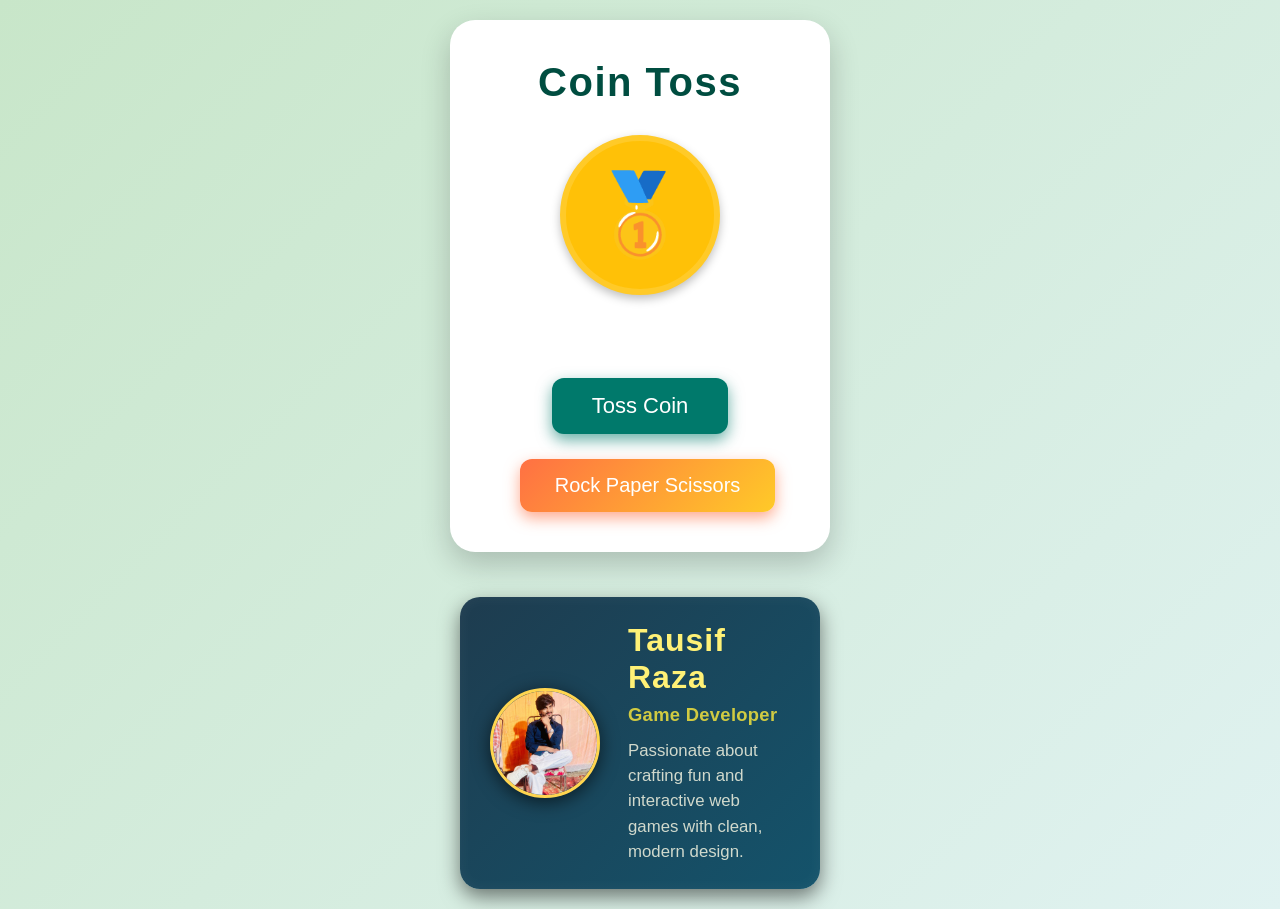
<file: index.html>
<!DOCTYPE html>
<html lang="en">
<head>
  <meta charset="UTF-8" />
  <meta name="viewport" content="width=device-width, initial-scale=1" />
  <title>Coin Toss Game</title>
  <link rel="stylesheet" href="style.css" />
</head>
<body>
  <div class="container">
    <h1>Coin Toss</h1>
    <div class="coin" id="coin" title="Click to toss the coin">
      <div class="side heads">🥇</div>
      <div class="side tails">🎯</div>
    </div>
    <p id="result"></p>

    <!-- Button Group for Toss and RPS buttons -->
    <div class="button-group">
      <button id="toss-btn">Toss Coin</button>
      <button id="go-to-rps">Rock Paper Scissors</button>
    </div>
  </div>

  <!-- Creator Card -->
  <div class="creator-card">
    <img src="images/image.png" alt="Creator Photo" />
    <div class="creator-info">
      <h2>Tausif Raza</h2>
      <h4>Game Developer</h4>
      <p>Passionate about crafting fun and interactive web games with clean, modern design.</p>
    </div>
  </div>

  


  <script src="script.js"></script>
</body>
</html>
</file>
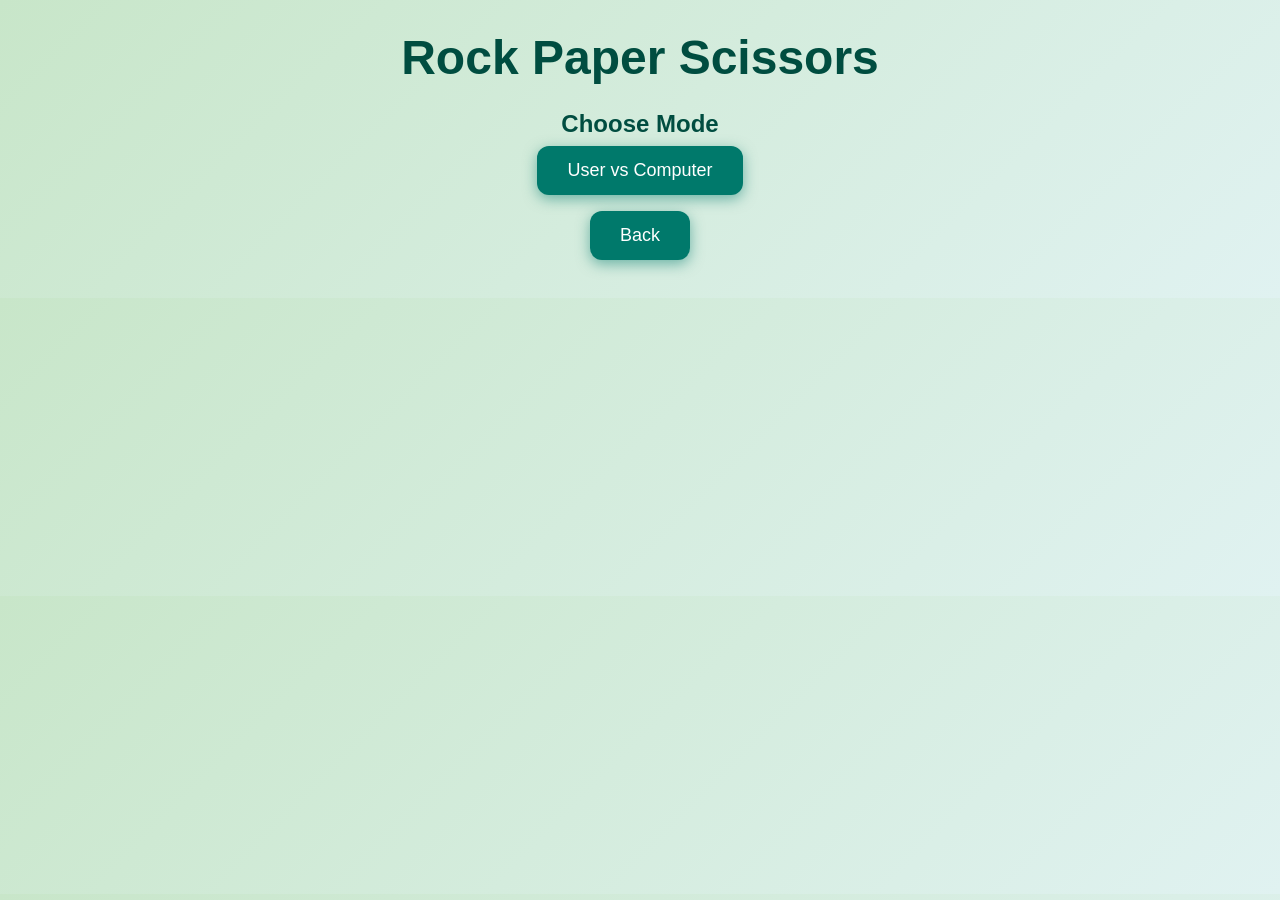
<file: rps.html>
<!DOCTYPE html>
<html lang="en">
<head>
  <meta charset="UTF-8">
  <meta name="viewport" content="width=device-width, initial-scale=1">
  <title>Rock Paper Scissors</title>
  <link rel="stylesheet" href="rps.css">
</head>
<body>

<div class="game-container">
  <h1>Rock Paper Scissors</h1>

  <div id="mode-select" class="mode-card">
    <h2>Choose Mode</h2>
    <button id="vs-computer">User vs Computer</button>
  </div>

  <div id="game-play" class="hidden">
    <h2>Choose Your Move</h2>
    <div class="choices">
      <div class="choice" data-choice="rock">✊</div>
      <div class="choice" data-choice="paper">🖐</div>
      <div class="choice" data-choice="scissors">✌</div>
    </div>

    <div class="result-area">
      <div class="hands">
        <div class="hand user-hand">❔</div>
        <div class="hand computer-hand">❔</div>
      </div>
      <p id="result-text"></p>
      <button id="play-again">Play Again</button>
    </div>
  </div>

</div>
<a href="index.html">
  <button>Back</button>
</a>

<script src="rps.js"></script>
</body>
</html>
</file>
<file: style.css>
/* Reset and basic */
* {
  box-sizing: border-box;
  margin: 0;
  padding: 0;
}

body {
  background: linear-gradient(135deg, #c8e6c9, #e0f2f1);
  font-family: 'Poppins', sans-serif;
  display: flex;
  flex-direction: column;
  justify-content: center;
  align-items: center;
  min-height: 100vh;
  padding: 20px;
  color: #004d40;
}

/* Container */
.container {
  text-align: center;
  background: #ffffff;
  padding: 40px 50px;
  border-radius: 25px;
  box-shadow: 0 12px 30px rgba(0, 0, 0, 0.2);
  max-width: 380px;
  width: 100%;
}

/* Heading */
h1 {
  color: #004d40;
  font-size: 40px;
  margin-bottom: 30px;
  letter-spacing: 1.5px;
}

/* Coin styles */
.coin {
  width: 160px;
  height: 160px;
  position: relative;
  margin: 30px auto;
  perspective: 1200px;
  cursor: pointer;
}

.coin .side {
  position: absolute;
  width: 160px;
  height: 160px;
  border-radius: 50%;
  display: flex;
  justify-content: center;
  align-items: center;
  font-size: 80px;
  backface-visibility: hidden;
  user-select: none;
  box-shadow: 0 4px 10px rgba(0,0,0,0.25);
  transition: transform 1s cubic-bezier(0.4, 0, 0.2, 1);
}

.heads {
  background: #ffc107;
  color: #6a4f00;
  border: 6px solid #ffca28;
  transform: rotateY(0deg);
}

.tails {
  background: #ff5722;
  color: #fff3e0;
  border: 6px solid #ff7043;
  transform: rotateY(180deg);
}

/* Flipping animation classes */
.flipping {
  animation: flip-animation 1.5s ease forwards;
}

/* Result text */
#result {
  font-size: 24px;
  color: #333;
  margin: 25px 0;
  min-height: 28px;
  font-weight: 600;
}

/* Toss button */
button#toss-btn {
  padding: 15px 40px;
  font-size: 22px;
  background: #00796b;
  color: white;
  border: none;
  border-radius: 12px;
  cursor: pointer;
  box-shadow: 0 6px 15px rgba(0, 121, 107, 0.6);
  transition: background 0.3s ease, box-shadow 0.3s ease;
}

button#toss-btn:hover {
  background: #004d40;
  box-shadow: 0 8px 25px rgba(0, 68, 64, 0.8);
}

/* Flip keyframes */
@keyframes flip-animation {
  0% {
    transform: rotateY(0deg);
  }
  25% {
    transform: rotateY(540deg);
  }
  50% {
    transform: rotateY(1080deg);
  }
  75% {
    transform: rotateY(1530deg);
  }
  100% {
    transform: rotateY(1800deg);
  }
}

/* Creator Card */
.creator-card {
  margin-top: 45px;
  display: flex;
  align-items: center;
  background: linear-gradient(135deg, #1e3c4f, #14536b);
  border-radius: 20px;
  padding: 25px 30px;
  box-shadow:
    0 8px 20px rgba(0,0,0,0.5),
    inset 0 0 15px rgba(255,255,255,0.05);
  transition: transform 0.3s ease, box-shadow 0.3s ease;
  cursor: default;
  max-width: 360px;
  margin-left: auto;
  margin-right: auto;
}

.creator-card:hover {
  transform: translateY(-6px);
  box-shadow:
    0 12px 30px rgba(0,0,0,0.7),
    inset 0 0 25px rgba(255,255,255,0.1);
}

.creator-card img {
  width: 110px;
  height: 110px;
  border-radius: 50%;
  border: 3.5px solid #ffd54f;
  margin-right: 28px;
  box-shadow: 0 4px 18px rgba(0,0,0,0.6);
  object-fit: cover;
}

.creator-info h2 {
  margin: 0 0 8px;
  font-weight: 700;
  color: #fff176;
  font-size: 2rem;
  letter-spacing: 1px;
  font-family: 'Segoe UI', Tahoma, Geneva, Verdana, sans-serif;
}

.creator-info h4 {
  margin: 0 0 12px;
  font-weight: 600;
  font-style: normal;
  color: #ffeb3bcc;
  font-size: 1.15rem;
  letter-spacing: 0.3px;
}

.creator-info p {
  margin: 0;
  color: #fffde7cc;
  font-size: 1.05rem;
  max-width: 240px;
  line-height: 1.5;
  font-family: 'Segoe UI', Tahoma, Geneva, Verdana, sans-serif;
}

/* Footer */
footer {
  position: fixed;
  bottom: 10px;
  width: 100%;
  text-align: center;
  font-family: 'Segoe UI', Tahoma, Geneva, Verdana, sans-serif;
  font-size: 1rem;
  color: #f0e68ccc;
  user-select: none;
  pointer-events: none;
  z-index: 9999;
}

footer a {
  color: #ffd54f;
  text-decoration: none;
  pointer-events: auto;
  transition: color 0.3s ease;
}

footer a:hover {
  color: #fff176;
  text-decoration: underline;
}
/* Rock Paper Scissors Button */
button#go-to-rps {
  padding: 15px 35px;
  font-size: 20px;
  background: linear-gradient(135deg, #ff7043, #ffca28);
  color: #ffffff;
  border: none;
  border-radius: 12px;
  cursor: pointer;
  margin-top: 25px;
  margin-left: 15px;
  box-shadow: 0 6px 15px rgba(255, 112, 67, 0.6);
  transition: background 0.3s ease, box-shadow 0.3s ease, transform 0.2s ease;
}

button#go-to-rps:hover {
  background: linear-gradient(135deg, #e65100, #ffb300);
  box-shadow: 0 8px 25px rgba(230, 81, 0, 0.75);
  transform: translateY(-2px);
}
</file>
<file: rps.css>
* {
  box-sizing: border-box;
  margin: 0;
  padding: 0;
}

body {
  background: linear-gradient(135deg, #c8e6c9, #e0f2f1);
  font-family: 'Poppins', sans-serif;
  text-align: center;
  padding: 30px;
  color: #004d40;
}

h1 {
  font-size: 48px;
  margin-bottom: 25px;
}

.mode-card, .result-area {
  margin-top: 20px;
}

button {
  padding: 14px 30px;
  background: #00796b;
  color: white;
  font-size: 18px;
  border: none;
  border-radius: 12px;
  cursor: pointer;
  box-shadow: 0 4px 14px rgba(0, 121, 107, 0.5);
  margin: 8px;
  transition: background 0.3s ease;
}

button:hover {
  background: #004d40;
}

.choices {
  display: flex;
  justify-content: center;
  gap: 35px;
  margin: 25px 0;
}

.choice {
  font-size: 70px;
  cursor: pointer;
  transition: transform 0.3s;
}

.choice:hover {
  transform: scale(1.3);
}

.hands {
  display: flex;
  justify-content: center;
  gap: 50px;
  margin-top: 30px;
  font-size: 90px;
}

.hand {
  animation: bounce 1.2s infinite alternate;
}

@keyframes bounce {
  from { transform: translateY(0); }
  to { transform: translateY(-15px); }
}

#result-text {
  font-size: 28px;
  font-weight: 600;
  margin: 25px 0;
  min-height: 35px;
}

.hidden {
  display: none;
}
</file>
